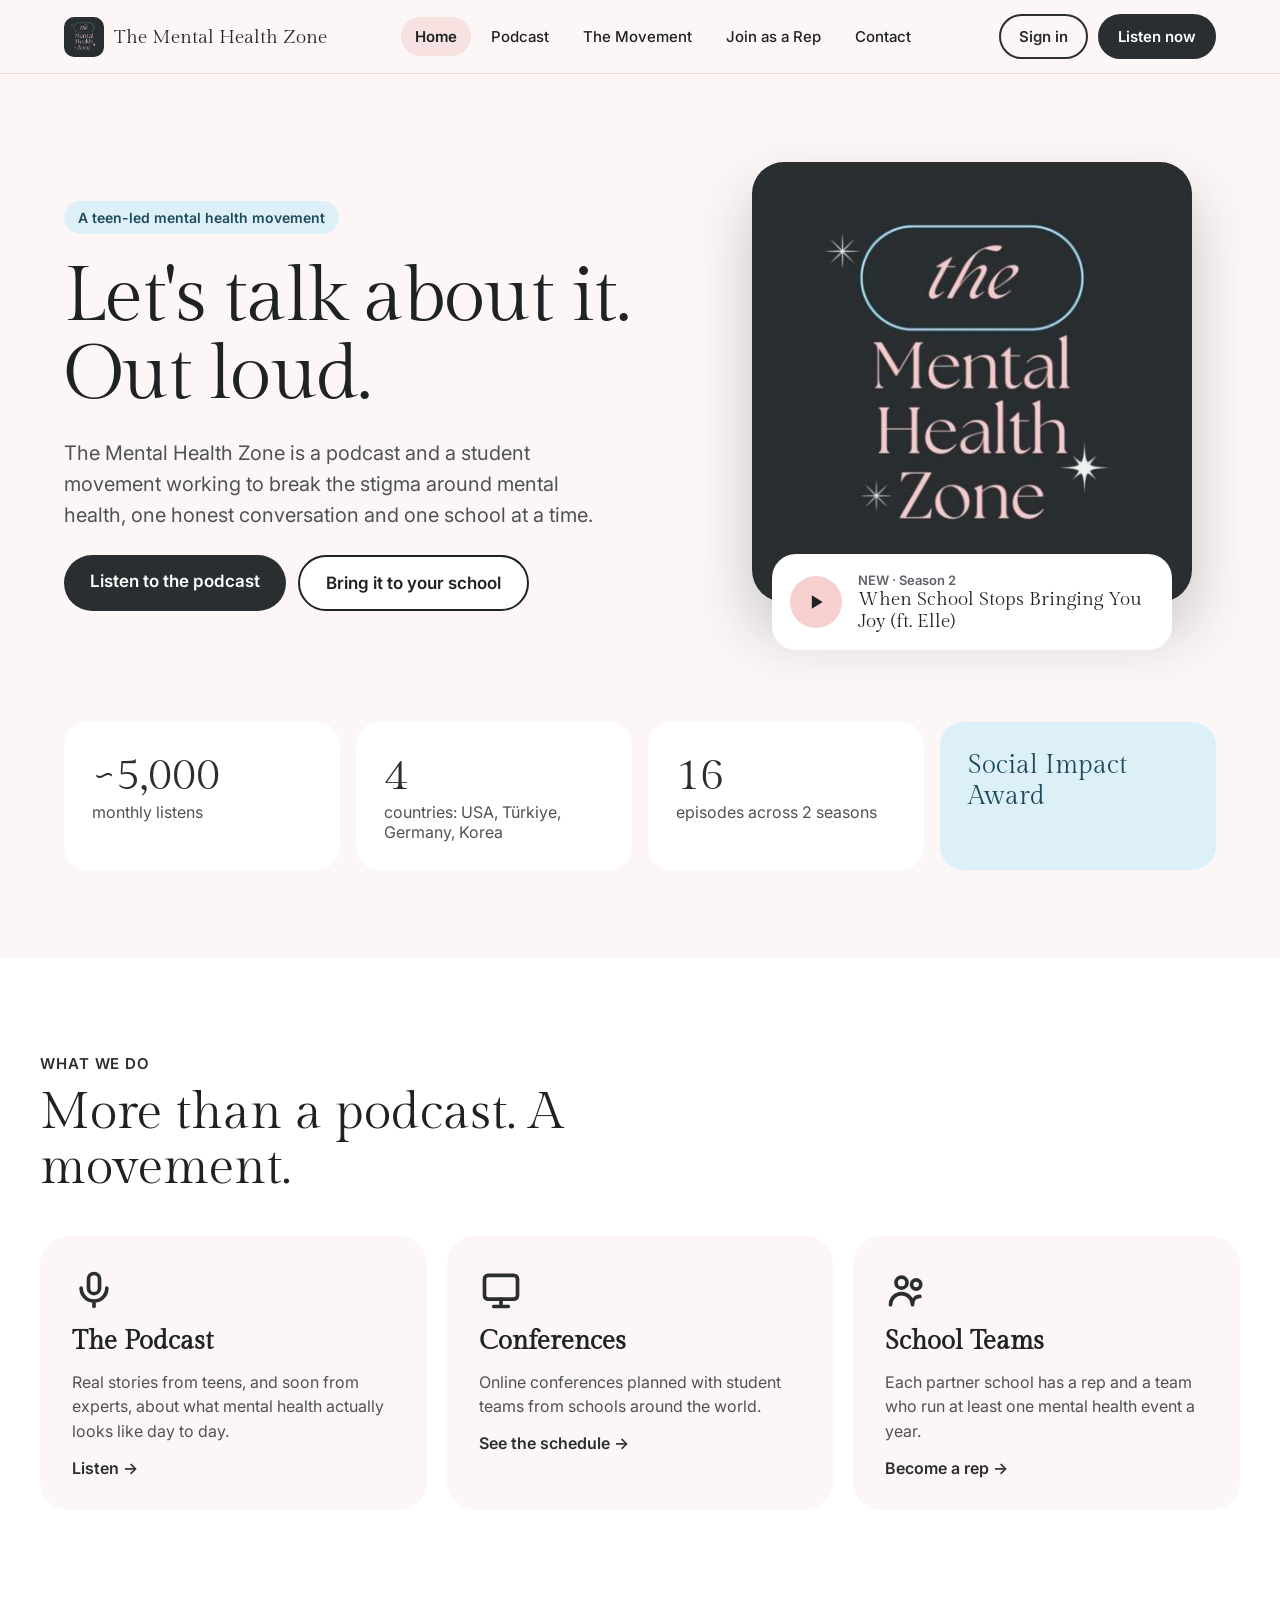
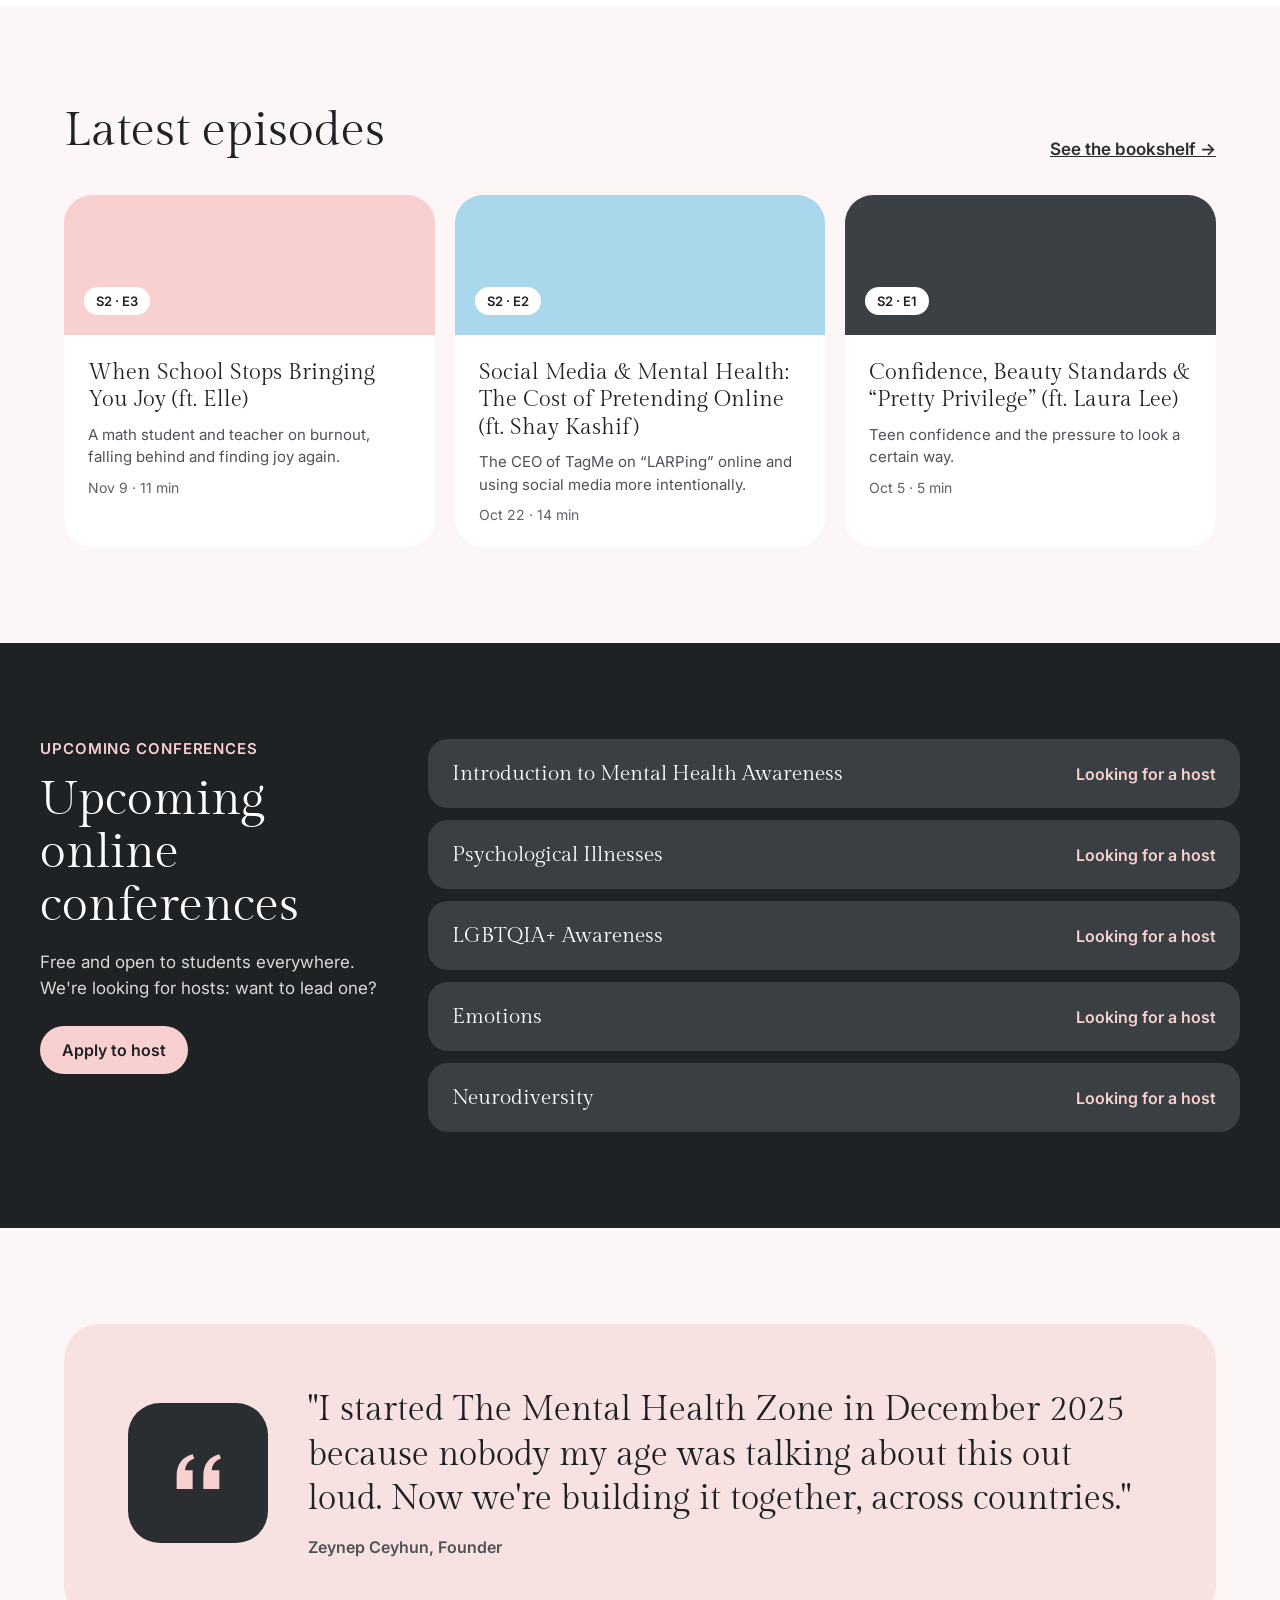
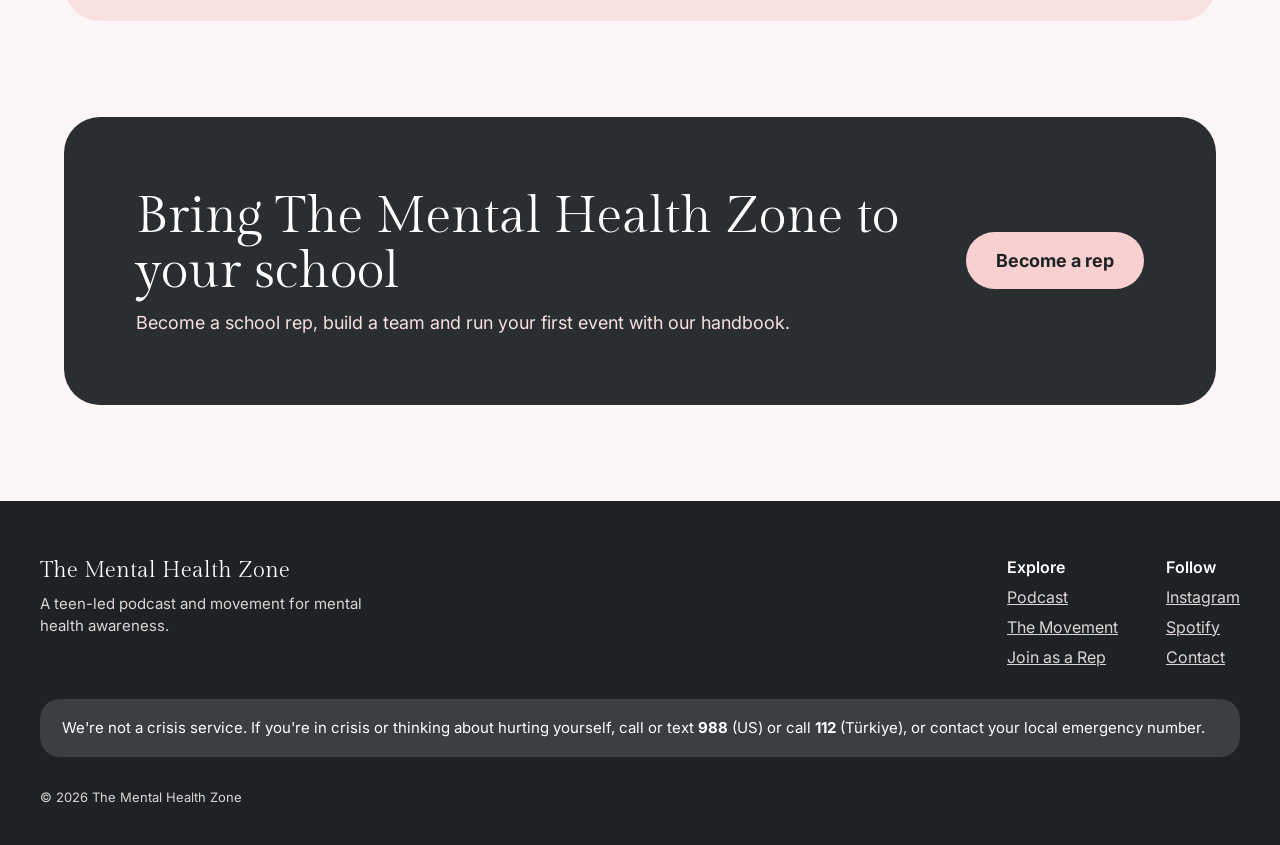
<file: index.html>
<!doctype html>
<html lang="en">
<head>
<meta charset="utf-8">
<meta name="viewport" content="width=device-width, initial-scale=1">
<title>The Mental Health Zone</title>
<meta name="description" content="A teen-led podcast and movement breaking the stigma around mental health, one honest conversation and one school at a time.">
<meta property="og:title" content="The Mental Health Zone">
<meta property="og:description" content="A teen-led podcast and movement breaking the stigma around mental health, one honest conversation and one school at a time.">
<meta property="og:image" content="/images/cover.png">
<link rel="icon" href="/images/cover.png">
<link rel="preconnect" href="https://fonts.googleapis.com">
<link href="https://fonts.googleapis.com/css2?family=Gilda+Display&amp;family=Inter:wght@400;500;600;700&amp;display=swap" rel="stylesheet">
<link rel="stylesheet" href="/css/site.css">
</head>
<body>
<div style="font-family: Inter, system-ui, sans-serif; color: #1F2225; background: #FCF7F6; min-height: 100vh">

<!-- NAV -->
<header style="position: sticky; top: 0; z-index: 10; background: rgba(252,247,246,0.92); backdrop-filter: blur(8px); border-bottom: 1px solid #EFDCDC">
<nav style="max-width: 1200px; margin: 0 auto; padding: 14px 24px; display: flex; flex-wrap: wrap; align-items: center; justify-content: space-between; gap: 16px">
<a href="index.html" style="display: flex; align-items: center; gap: 10px; text-decoration: none; color: #1F2225">
<img src="images/cover.png" alt="" style="width: 40px; height: 40px; border-radius: 10px">
<span style="font-family: 'Gilda Display', serif; font-weight: 400; font-size: 19px">The Mental Health Zone</span>
</a>
<div style="display: flex; flex-wrap: wrap; align-items: center; gap: 6px">
<a href="index.html" style="padding: 10px 14px; border-radius: 999px; text-decoration: none; font-weight: 600; font-size: 15px; color: #1F2225; background: #F8E1E1">Home</a>
<a href="podcast.html" style="padding: 10px 14px; border-radius: 999px; text-decoration: none; font-weight: 500; font-size: 15px; color: #1F2225">Podcast</a>
<a href="movement.html" style="padding: 10px 14px; border-radius: 999px; text-decoration: none; font-weight: 500; font-size: 15px; color: #1F2225">The Movement</a>
<a href="join.html" style="padding: 10px 14px; border-radius: 999px; text-decoration: none; font-weight: 500; font-size: 15px; color: #1F2225">Join as a Rep</a>
<a href="contact.html" style="padding: 10px 14px; border-radius: 999px; text-decoration: none; font-weight: 500; font-size: 15px; color: #1F2225">Contact</a>
</div>
<div style="display: flex; gap: 10px">
<a href="signin.html" style="padding: 11px 18px; border-radius: 999px; text-decoration: none; font-weight: 600; font-size: 15px; color: #2A2E31; border: 2px solid #2A2E31">Sign in</a>
<a href="podcast.html" style="padding: 11px 18px; border-radius: 999px; text-decoration: none; font-weight: 600; font-size: 15px; color: #fff; background: #2A2E31; border: 2px solid #2A2E31">Listen now</a>
</div>
</nav>
</header>

<!-- HERO -->
<section style="max-width: 1200px; margin: 0 auto; padding: 88px 24px 72px; display: flex; flex-wrap: wrap; align-items: center; gap: 56px">
<div style="flex: 1 1 520px; min-width: 0; display: flex; flex-direction: column; gap: 24px">
<span style="align-self: flex-start; padding: 8px 14px; border-radius: 999px; background: #DDF0F8; color: #1F4A5C; font-weight: 600; font-size: 14px">A teen-led mental health movement</span>
<h1 style="margin: 0; font-family: 'Gilda Display', serif; font-weight: 400; font-size: clamp(44px, 6vw, 80px); line-height: 1.02; letter-spacing: -0.02em">Let's talk about it. Out loud.</h1>
<p style="margin: 0; font-size: 20px; line-height: 1.55; color: #4E5257; max-width: 560px">The Mental Health Zone is a podcast and a student movement working to break the stigma around mental health, one honest conversation and one school at a time.</p>
<div style="display: flex; flex-wrap: wrap; gap: 12px">
<a href="podcast.html" style="padding: 16px 26px; border-radius: 999px; background: #2A2E31; color: #fff; text-decoration: none; font-weight: 600; font-size: 17px">Listen to the podcast</a>
<a href="join.html" style="padding: 16px 26px; border-radius: 999px; background: #fff; color: #1F2225; text-decoration: none; font-weight: 600; font-size: 17px; border: 2px solid #1F2225">Bring it to your school</a>
</div>
</div>
<div style="flex: 1 1 400px; min-width: 0; display: flex; justify-content: center">
<div style="position: relative; width: 100%; max-width: 440px; display: flex; flex-direction: column; gap: 16px">
<img src="images/cover.png" alt="The Mental Health Zone podcast cover" style="width: 100%; aspect-ratio: 1 / 1; border-radius: 32px; display: block; box-shadow: 0 30px 60px rgba(42,46,49,0.25)">
<a href="https://open.spotify.com/episode/2zqON4Vh6f7JCobx3ogVFr" style="background: #fff; border-radius: 24px; padding: 18px; display: flex; align-items: center; gap: 16px; text-decoration: none; color: #1F2225; margin: -64px 20px 0; position: relative">
<span style="flex: none; width: 52px; height: 52px; border-radius: 999px; background: #F8D0D0; display: flex; align-items: center; justify-content: center"><svg width="20" height="20" viewBox="0 0 24 24" aria-hidden="true"><path d="M7 4l13 8-13 8z" fill="#1F2225"></path></svg></span>
<span style="min-width: 0; display: flex; flex-direction: column"><span style="font-size: 13px; font-weight: 600; color: #5E6268">NEW · Season 2</span><span style="font-family: 'Gilda Display', serif; font-size: 19px">When School Stops Bringing You Joy (ft. Elle)</span></span>
</a>
</div>
</div>
</section>

<!-- STATS -->
<section style="max-width: 1200px; margin: 0 auto; padding: 0 24px 88px">
<div style="display: grid; grid-template-columns: repeat(auto-fit, minmax(220px, 1fr)); gap: 16px">
<div style="background: #fff; border-radius: 24px; padding: 28px"><div style="font-family: 'Gilda Display', serif; font-weight: 400; font-size: 44px; color: #2A2E31">~5,000</div><div style="color: #4E5257; font-size: 16px">monthly listens</div></div>
<div style="background: #fff; border-radius: 24px; padding: 28px"><div style="font-family: 'Gilda Display', serif; font-weight: 400; font-size: 44px; color: #2A2E31">4</div><div style="color: #4E5257; font-size: 16px">countries: USA, Türkiye, Germany, Korea</div></div>
<div style="background: #fff; border-radius: 24px; padding: 28px"><div style="font-family: 'Gilda Display', serif; font-weight: 400; font-size: 44px; color: #2A2E31">16</div><div style="color: #4E5257; font-size: 16px">episodes across 2 seasons</div></div>
<div style="background: #DDF0F8; border-radius: 24px; padding: 28px"><div style="font-family: 'Gilda Display', serif; font-weight: 400; font-size: 26px; color: #1F4A5C; line-height: 1.2">Social Impact Award</div></div>
</div>
</section>

<!-- WHAT WE DO -->
<section style="background: #fff; padding: 96px 24px">
<div style="max-width: 1200px; margin: 0 auto; display: flex; flex-direction: column; gap: 40px">
<div style="display: flex; flex-direction: column; gap: 12px; max-width: 680px">
<span style="font-weight: 600; color: #2A2E31; font-size: 15px; letter-spacing: 0.06em">WHAT WE DO</span>
<h2 style="margin: 0; font-family: 'Gilda Display', serif; font-weight: 400; font-size: clamp(34px, 4vw, 52px); line-height: 1.08">More than a podcast. A movement.</h2>
</div>
<div style="display: grid; grid-template-columns: repeat(auto-fit, minmax(280px, 1fr)); gap: 20px">
<a href="podcast.html" style="text-decoration: none; color: #1F2225; background: #FCF7F6; border-radius: 28px; padding: 32px; display: flex; flex-direction: column; gap: 14px">
<svg width="44" height="44" viewBox="0 0 24 24" fill="none" stroke="#2A2E31" stroke-width="2" stroke-linecap="round" aria-hidden="true"><rect x="9" y="3" width="6" height="11" rx="3"></rect><path d="M5 11a7 7 0 0 0 14 0M12 18v3"></path></svg>
<h3 style="margin: 0; font-family: 'Gilda Display', serif; font-size: 26px">The Podcast</h3>
<p style="margin: 0; color: #4E5257; line-height: 1.55; font-size: 16px">Real stories from teens, and soon from experts, about what mental health actually looks like day to day.</p>
<span style="font-weight: 600; color: #2A2E31">Listen →</span>
</a>
<a href="movement.html" style="text-decoration: none; color: #1F2225; background: #FCF7F6; border-radius: 28px; padding: 32px; display: flex; flex-direction: column; gap: 14px">
<svg width="44" height="44" viewBox="0 0 24 24" fill="none" stroke="#2A2E31" stroke-width="2" stroke-linecap="round" aria-hidden="true"><rect x="3" y="4" width="18" height="13" rx="2"></rect><path d="M8 21h8M12 17v4"></path></svg>
<h3 style="margin: 0; font-family: 'Gilda Display', serif; font-size: 26px">Conferences</h3>
<p style="margin: 0; color: #4E5257; line-height: 1.55; font-size: 16px">Online conferences planned with student teams from schools around the world.</p>
<span style="font-weight: 600; color: #2A2E31">See the schedule →</span>
</a>
<a href="join.html" style="text-decoration: none; color: #1F2225; background: #FCF7F6; border-radius: 28px; padding: 32px; display: flex; flex-direction: column; gap: 14px">
<svg width="44" height="44" viewBox="0 0 24 24" fill="none" stroke="#2A2E31" stroke-width="2" stroke-linecap="round" aria-hidden="true"><circle cx="9" cy="8" r="3"></circle><circle cx="17" cy="9" r="2.5"></circle><path d="M3 20c0-3.3 2.7-6 6-6s6 2.7 6 6M15 20c0-2.5 1.5-4.5 4-4.5"></path></svg>
<h3 style="margin: 0; font-family: 'Gilda Display', serif; font-size: 26px">School Teams</h3>
<p style="margin: 0; color: #4E5257; line-height: 1.55; font-size: 16px">Each partner school has a rep and a team who run at least one mental health event a year.</p>
<span style="font-weight: 600; color: #2A2E31">Become a rep →</span>
</a>
</div>
</div>
</section>

<!-- LATEST EPISODES -->
<section style="max-width: 1200px; margin: 0 auto; padding: 96px 24px; display: flex; flex-direction: column; gap: 36px">
<div style="display: flex; flex-wrap: wrap; justify-content: space-between; align-items: flex-end; gap: 16px">
<h2 style="margin: 0; font-family: 'Gilda Display', serif; font-weight: 400; font-size: clamp(32px, 4vw, 48px)">Latest episodes</h2>
<a href="podcast.html" style="font-weight: 600; font-size: 17px">See the bookshelf →</a>
</div>
<div style="display: grid; grid-template-columns: repeat(auto-fit, minmax(280px, 1fr)); gap: 20px">
<a href="https://open.spotify.com/episode/2zqON4Vh6f7JCobx3ogVFr" style="text-decoration: none; color: #1F2225; background: #fff; border-radius: 28px; overflow: hidden; display: flex; flex-direction: column">
<div style="height: 140px; background: #F8D0D0; display: flex; align-items: flex-end; padding: 20px; box-sizing: border-box"><span style="background: #fff; border-radius: 999px; padding: 6px 12px; font-size: 13px; font-weight: 600">S2 · E3</span></div>
<div style="padding: 24px; display: flex; flex-direction: column; gap: 10px">
<h3 style="margin: 0; font-family: 'Gilda Display', serif; font-weight: 400; font-size: 22px; line-height: 1.25">When School Stops Bringing You Joy (ft. Elle)</h3>
<p style="margin: 0; color: #4E5257; font-size: 15px; line-height: 1.5">A math student and teacher on burnout, falling behind and finding joy again.</p>
<span style="font-size: 14px; color: #5E6268">Nov 9 · 11 min</span>
</div>
</a>
<a href="https://open.spotify.com/episode/5lVkW0JrHskaKUPsb4F5lq" style="text-decoration: none; color: #1F2225; background: #fff; border-radius: 28px; overflow: hidden; display: flex; flex-direction: column">
<div style="height: 140px; background: #A9D8EC; display: flex; align-items: flex-end; padding: 20px; box-sizing: border-box"><span style="background: #fff; border-radius: 999px; padding: 6px 12px; font-size: 13px; font-weight: 600">S2 · E2</span></div>
<div style="padding: 24px; display: flex; flex-direction: column; gap: 10px">
<h3 style="margin: 0; font-family: 'Gilda Display', serif; font-weight: 400; font-size: 22px; line-height: 1.25">Social Media &amp; Mental Health: The Cost of Pretending Online (ft. Shay Kashif)</h3>
<p style="margin: 0; color: #4E5257; font-size: 15px; line-height: 1.5">The CEO of TagMe on “LARPing” online and using social media more intentionally.</p>
<span style="font-size: 14px; color: #5E6268">Oct 22 · 14 min</span>
</div>
</a>
<a href="https://open.spotify.com/episode/6lxJQVXsJXEXVxhLDqax06" style="text-decoration: none; color: #1F2225; background: #fff; border-radius: 28px; overflow: hidden; display: flex; flex-direction: column">
<div style="height: 140px; background: #3B4045; display: flex; align-items: flex-end; padding: 20px; box-sizing: border-box"><span style="background: #fff; border-radius: 999px; padding: 6px 12px; font-size: 13px; font-weight: 600">S2 · E1</span></div>
<div style="padding: 24px; display: flex; flex-direction: column; gap: 10px">
<h3 style="margin: 0; font-family: 'Gilda Display', serif; font-weight: 400; font-size: 22px; line-height: 1.25">Confidence, Beauty Standards &amp; “Pretty Privilege” (ft. Laura Lee)</h3>
<p style="margin: 0; color: #4E5257; font-size: 15px; line-height: 1.5">Teen confidence and the pressure to look a certain way.</p>
<span style="font-size: 14px; color: #5E6268">Oct 5 · 5 min</span>
</div>
</a>
</div>
</section>

<!-- CONFERENCES -->
<section style="background: #1F2225; color: #fff; padding: 96px 24px">
<div style="max-width: 1200px; margin: 0 auto; display: flex; flex-wrap: wrap; gap: 48px">
<div style="flex: 1 1 340px; display: flex; flex-direction: column; gap: 16px">
<span style="font-weight: 600; color: #F8D0D0; font-size: 15px; letter-spacing: 0.06em">UPCOMING CONFERENCES</span>
<h2 style="margin: 0; font-family: 'Gilda Display', serif; font-weight: 400; font-size: clamp(32px, 4vw, 48px); line-height: 1.1">Upcoming online conferences</h2>
<p style="margin: 0; color: #DCD6D6; font-size: 17px; line-height: 1.55">Free and open to students everywhere. We're looking for hosts: want to lead one?</p>
<a href="movement.html#host" style="align-self: flex-start; margin-top: 8px; padding: 14px 22px; border-radius: 999px; background: #F8D0D0; color: #1F2225; text-decoration: none; font-weight: 600">Apply to host</a>
</div>
<div style="flex: 999 1 560px; min-width: 0; display: flex; flex-direction: column; gap: 12px">
<div style="display: flex; flex-wrap: wrap; justify-content: space-between; align-items: center; gap: 12px; padding: 22px 24px; border-radius: 20px; background: #3A3F43"><span style="font-family: 'Gilda Display', serif; font-size: 21px; font-weight: 400">Introduction to Mental Health Awareness</span><span style="color: #F8D0D0; font-weight: 600">Looking for a host</span></div>
<div style="display: flex; flex-wrap: wrap; justify-content: space-between; align-items: center; gap: 12px; padding: 22px 24px; border-radius: 20px; background: #3A3F43"><span style="font-family: 'Gilda Display', serif; font-size: 21px; font-weight: 400">Psychological Illnesses</span><span style="color: #F8D0D0; font-weight: 600">Looking for a host</span></div>
<div style="display: flex; flex-wrap: wrap; justify-content: space-between; align-items: center; gap: 12px; padding: 22px 24px; border-radius: 20px; background: #3A3F43"><span style="font-family: 'Gilda Display', serif; font-size: 21px; font-weight: 400">LGBTQIA+ Awareness</span><span style="color: #F8D0D0; font-weight: 600">Looking for a host</span></div>
<div style="display: flex; flex-wrap: wrap; justify-content: space-between; align-items: center; gap: 12px; padding: 22px 24px; border-radius: 20px; background: #3A3F43"><span style="font-family: 'Gilda Display', serif; font-size: 21px; font-weight: 400">Emotions</span><span style="color: #F8D0D0; font-weight: 600">Looking for a host</span></div>
<div style="display: flex; flex-wrap: wrap; justify-content: space-between; align-items: center; gap: 12px; padding: 22px 24px; border-radius: 20px; background: #3A3F43"><span style="font-family: 'Gilda Display', serif; font-size: 21px; font-weight: 400">Neurodiversity</span><span style="color: #F8D0D0; font-weight: 600">Looking for a host</span></div>
</div>
</div>
</section>

<!-- FOUNDER -->
<section style="max-width: 1200px; margin: 0 auto; padding: 96px 24px">
<div style="background: #F8E1E1; border-radius: 36px; padding: clamp(32px, 5vw, 64px); display: flex; flex-wrap: wrap; gap: 40px; align-items: center">
<div style="flex: none; width: 140px; height: 140px; border-radius: 32px; background: #2A2E31; display: flex; align-items: center; justify-content: center"><svg width="64" height="64" viewBox="0 0 24 24" aria-hidden="true"><path d="M4 18v-5c0-4 2-7 6-8l.6 1.6C8.2 7.5 7.2 9.3 7.2 11H10v7zm10 0v-5c0-4 2-7 6-8l.6 1.6c-2.4.9-3.4 2.7-3.4 4.4H20v7z" fill="#F8D0D0"></path></svg></div>
<div style="flex: 1 1 420px; min-width: 0; display: flex; flex-direction: column; gap: 16px">
<p style="margin: 0; font-family: 'Gilda Display', serif; font-weight: 400; font-size: clamp(24px, 3vw, 34px); line-height: 1.3">"I started The Mental Health Zone in December 2025 because nobody my age was talking about this out loud. Now we're building it together, across countries."</p>
<span style="font-weight: 600; color: #4E5257">Zeynep Ceyhun, Founder</span>
</div>
</div>
</section>

<!-- CTA -->
<section style="max-width: 1200px; margin: 0 auto; padding: 0 24px 96px">
<div style="background: #2A2E31; color: #fff; border-radius: 36px; padding: clamp(36px, 6vw, 72px); display: flex; flex-wrap: wrap; justify-content: space-between; align-items: center; gap: 28px">
<div style="flex: 1 1 420px; display: flex; flex-direction: column; gap: 12px">
<h2 style="margin: 0; font-family: 'Gilda Display', serif; font-weight: 400; font-size: clamp(32px, 4vw, 52px); line-height: 1.08">Bring The Mental Health Zone to your school</h2>
<p style="margin: 0; font-size: 18px; color: #F8E1E1">Become a school rep, build a team and run your first event with our handbook.</p>
</div>
<a href="join.html" style="padding: 18px 30px; border-radius: 999px; background: #F8D0D0; color: #1F2225; text-decoration: none; font-weight: 700; font-size: 18px">Become a rep</a>
</div>
</section>

<!-- FOOTER -->
<footer style="background: #1F2225; color: #DCD6D6; padding: 56px 24px 40px">
<div style="max-width: 1200px; margin: 0 auto; display: flex; flex-direction: column; gap: 32px">
<div style="display: flex; flex-wrap: wrap; justify-content: space-between; gap: 32px">
<div style="display: flex; flex-direction: column; gap: 10px; max-width: 360px">
<span style="font-family: 'Gilda Display', serif; font-weight: 400; font-size: 22px; color: #fff">The Mental Health Zone</span>
<span style="font-size: 15px; line-height: 1.5">A teen-led podcast and movement for mental health awareness.</span>
</div>
<div style="display: flex; flex-wrap: wrap; gap: 48px">
<div style="display: flex; flex-direction: column; gap: 10px"><span style="color: #fff; font-weight: 600">Explore</span><a href="podcast.html" style="color: #DCD6D6">Podcast</a><a href="movement.html" style="color: #DCD6D6">The Movement</a><a href="join.html" style="color: #DCD6D6">Join as a Rep</a></div>
<div style="display: flex; flex-direction: column; gap: 10px"><span style="color: #fff; font-weight: 600">Follow</span><a href="https://instagram.com/the_mental_healthzone" style="color: #DCD6D6">Instagram</a><a href="https://open.spotify.com/show/6nE7zMTQKaJQdRrWRktqjY" style="color: #DCD6D6">Spotify</a><a href="contact.html" style="color: #DCD6D6">Contact</a></div>
</div>
</div>
<div style="border-radius: 20px; background: #3A3F43; padding: 18px 22px; font-size: 15px; line-height: 1.5; color: #fff">We're not a crisis service. If you're in crisis or thinking about hurting yourself, call or text <strong>988</strong> (US) or call <strong>112</strong> (Türkiye), or contact your local emergency number.</div>
<span style="font-size: 13px">© 2026 The Mental Health Zone</span>
</div>
</footer>

</div>
</body>
</html>
</file>
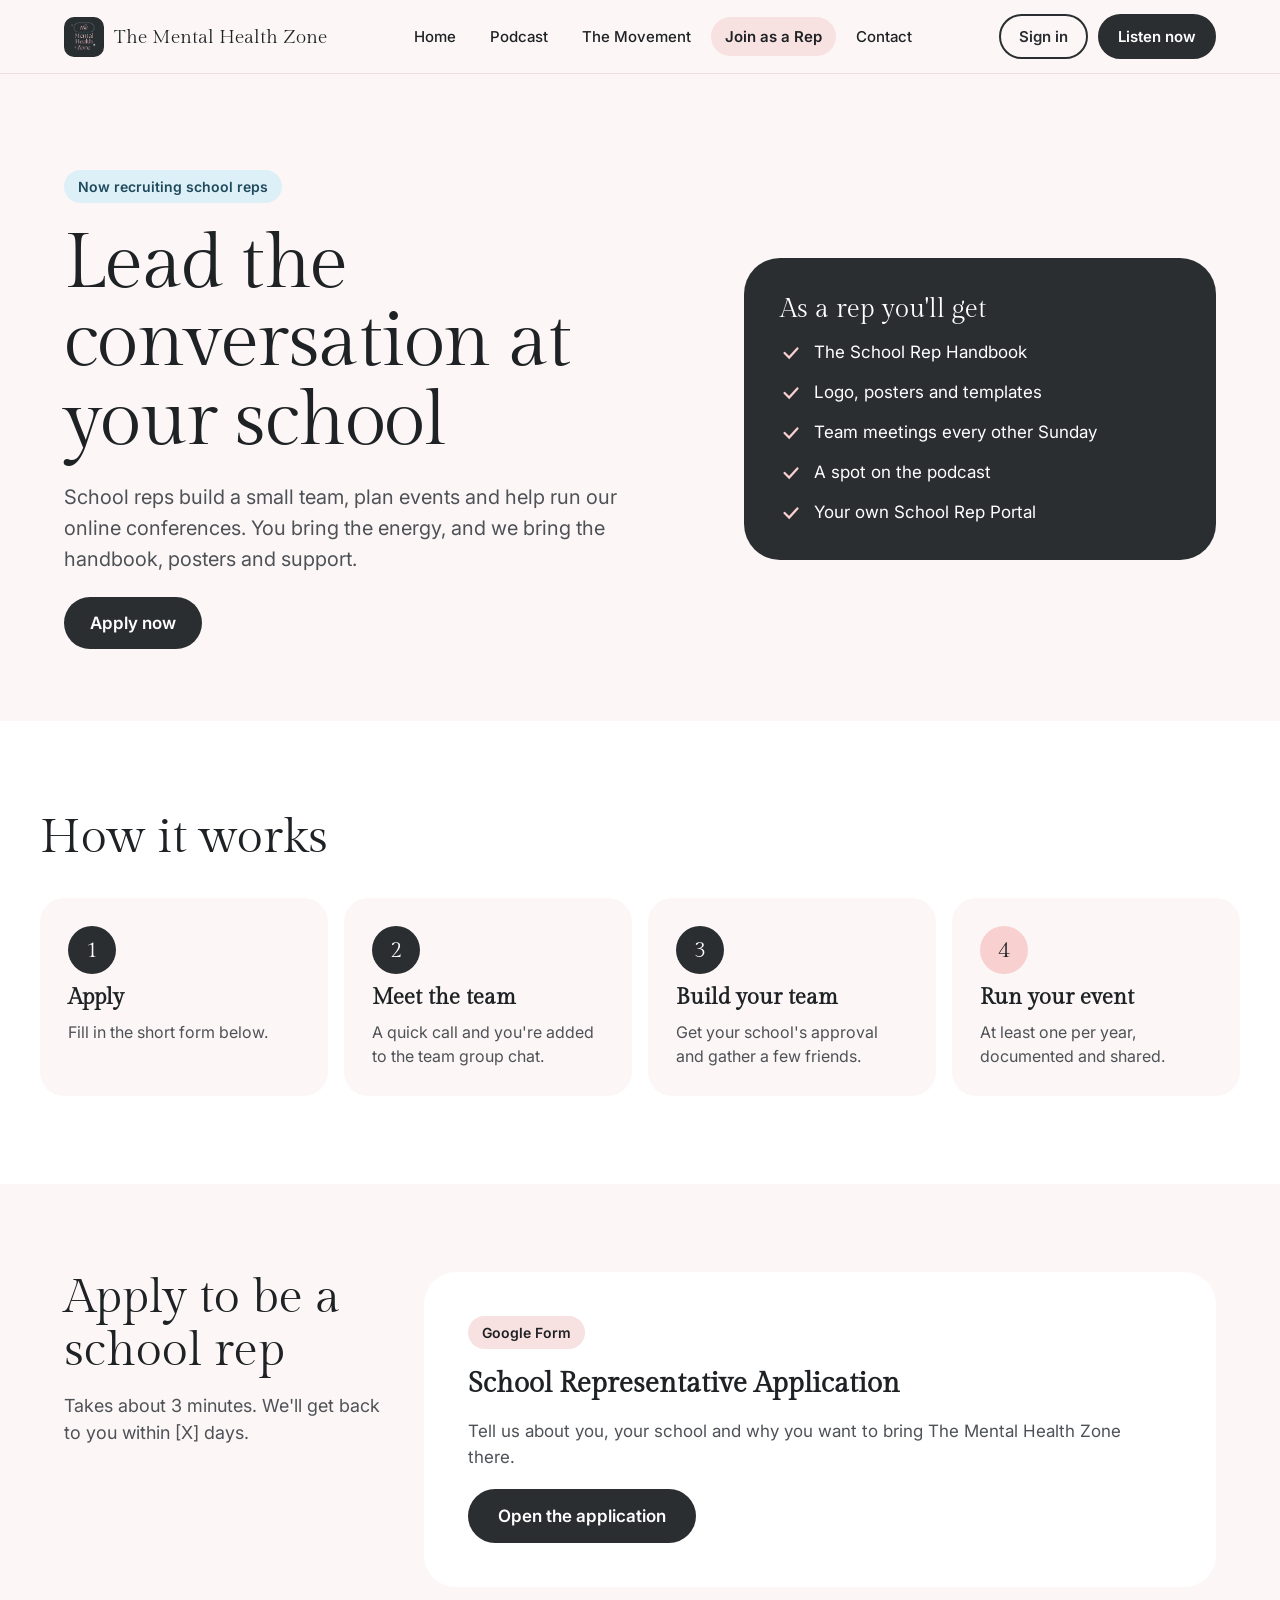
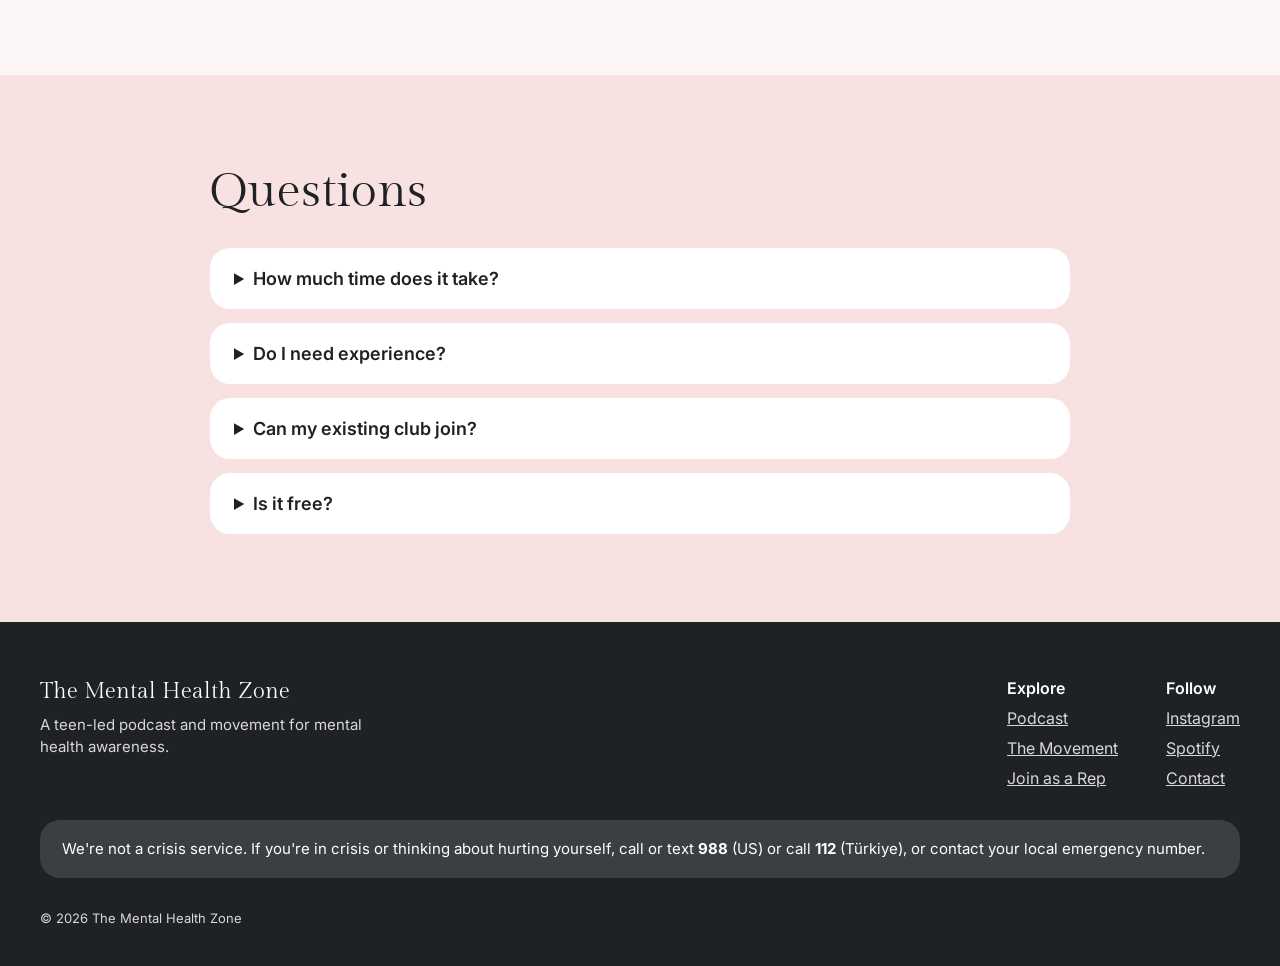
<file: join.html>
<!doctype html>
<html lang="en">
<head>
<meta charset="utf-8">
<meta name="viewport" content="width=device-width, initial-scale=1">
<title>Join as a School Rep · The Mental Health Zone</title>
<meta name="description" content="A teen-led podcast and movement breaking the stigma around mental health, one honest conversation and one school at a time.">
<meta property="og:title" content="Join as a School Rep · The Mental Health Zone">
<meta property="og:description" content="A teen-led podcast and movement breaking the stigma around mental health, one honest conversation and one school at a time.">
<meta property="og:image" content="/images/cover.png">
<link rel="icon" href="/images/cover.png">
<link rel="preconnect" href="https://fonts.googleapis.com">
<link href="https://fonts.googleapis.com/css2?family=Gilda+Display&amp;family=Inter:wght@400;500;600;700&amp;display=swap" rel="stylesheet">
<link rel="stylesheet" href="/css/site.css">
</head>
<body>
<div style="font-family: Inter, system-ui, sans-serif; color: #1F2225; background: #FCF7F6; min-height: 100vh">

<header style="position: sticky; top: 0; z-index: 10; background: rgba(252,247,246,0.92); backdrop-filter: blur(8px); border-bottom: 1px solid #EFDCDC">
<nav style="max-width: 1200px; margin: 0 auto; padding: 14px 24px; display: flex; flex-wrap: wrap; align-items: center; justify-content: space-between; gap: 16px">
<a href="index.html" style="display: flex; align-items: center; gap: 10px; text-decoration: none; color: #1F2225">
<img src="images/cover.png" alt="" style="width: 40px; height: 40px; border-radius: 10px">
<span style="font-family: 'Gilda Display', serif; font-weight: 400; font-size: 19px">The Mental Health Zone</span>
</a>
<div style="display: flex; flex-wrap: wrap; align-items: center; gap: 6px">
<a href="index.html" style="padding: 10px 14px; border-radius: 999px; text-decoration: none; font-weight: 500; font-size: 15px; color: #1F2225">Home</a>
<a href="podcast.html" style="padding: 10px 14px; border-radius: 999px; text-decoration: none; font-weight: 500; font-size: 15px; color: #1F2225">Podcast</a>
<a href="movement.html" style="padding: 10px 14px; border-radius: 999px; text-decoration: none; font-weight: 500; font-size: 15px; color: #1F2225">The Movement</a>
<a href="join.html" style="padding: 10px 14px; border-radius: 999px; text-decoration: none; font-weight: 600; font-size: 15px; color: #1F2225; background: #F8E1E1">Join as a Rep</a>
<a href="contact.html" style="padding: 10px 14px; border-radius: 999px; text-decoration: none; font-weight: 500; font-size: 15px; color: #1F2225">Contact</a>
</div>
<div style="display: flex; gap: 10px">
<a href="signin.html" style="padding: 11px 18px; border-radius: 999px; text-decoration: none; font-weight: 600; font-size: 15px; color: #2A2E31; border: 2px solid #2A2E31">Sign in</a>
<a href="podcast.html" style="padding: 11px 18px; border-radius: 999px; text-decoration: none; font-weight: 600; font-size: 15px; color: #fff; background: #2A2E31; border: 2px solid #2A2E31">Listen now</a>
</div>
</nav>
</header>

<!-- HERO -->
<section style="max-width: 1200px; margin: 0 auto; padding: 96px 24px 72px; display: flex; flex-wrap: wrap; gap: 48px; align-items: center">
<div style="flex: 1 1 520px; min-width: 0; display: flex; flex-direction: column; gap: 22px">
<span style="align-self: flex-start; padding: 8px 14px; border-radius: 999px; background: #DDF0F8; color: #1F4A5C; font-weight: 600; font-size: 14px">Now recruiting school reps</span>
<h1 style="margin: 0; font-family: 'Gilda Display', serif; font-weight: 400; font-size: clamp(44px, 6vw, 80px); line-height: 1.02; letter-spacing: -0.02em">Lead the conversation at your school</h1>
<p style="margin: 0; font-size: 20px; line-height: 1.55; color: #4E5257; max-width: 580px">School reps build a small team, plan events and help run our online conferences. You bring the energy, and we bring the handbook, posters and support.</p>
<a href="https://docs.google.com/forms/d/12TDPlQpAJj0wYfFUtA0845kRGB5TRq7pK8W068lGnr4/viewform" style="align-self: flex-start; padding: 16px 26px; border-radius: 999px; background: #2A2E31; color: #fff; text-decoration: none; font-weight: 600; font-size: 17px">Apply now</a>
</div>
<div style="flex: 1 1 360px; min-width: 0; background: #2A2E31; color: #fff; border-radius: 36px; padding: 36px; display: flex; flex-direction: column; gap: 18px">
<span style="font-family: 'Gilda Display', serif; font-weight: 400; font-size: 26px">As a rep you'll get</span>
<div style="display: flex; gap: 12px; align-items: flex-start"><svg width="22" height="22" viewBox="0 0 24 24" fill="none" stroke="#F8D0D0" stroke-width="2.5" stroke-linecap="round" aria-hidden="true"><path d="M5 12l5 5 9-10"></path></svg><span style="font-size: 17px">The School Rep Handbook</span></div>
<div style="display: flex; gap: 12px; align-items: flex-start"><svg width="22" height="22" viewBox="0 0 24 24" fill="none" stroke="#F8D0D0" stroke-width="2.5" stroke-linecap="round" aria-hidden="true"><path d="M5 12l5 5 9-10"></path></svg><span style="font-size: 17px">Logo, posters and templates</span></div>
<div style="display: flex; gap: 12px; align-items: flex-start"><svg width="22" height="22" viewBox="0 0 24 24" fill="none" stroke="#F8D0D0" stroke-width="2.5" stroke-linecap="round" aria-hidden="true"><path d="M5 12l5 5 9-10"></path></svg><span style="font-size: 17px">Team meetings every other Sunday</span></div>
<div style="display: flex; gap: 12px; align-items: flex-start"><svg width="22" height="22" viewBox="0 0 24 24" fill="none" stroke="#F8D0D0" stroke-width="2.5" stroke-linecap="round" aria-hidden="true"><path d="M5 12l5 5 9-10"></path></svg><span style="font-size: 17px">A spot on the podcast</span></div>
<div style="display: flex; gap: 12px; align-items: flex-start"><svg width="22" height="22" viewBox="0 0 24 24" fill="none" stroke="#F8D0D0" stroke-width="2.5" stroke-linecap="round" aria-hidden="true"><path d="M5 12l5 5 9-10"></path></svg><span style="font-size: 17px">Your own School Rep Portal</span></div>
</div>
</section>

<!-- STEPS -->
<section style="background: #fff; padding: 88px 24px">
<div style="max-width: 1200px; margin: 0 auto; display: flex; flex-direction: column; gap: 32px">
<h2 style="margin: 0; font-family: 'Gilda Display', serif; font-weight: 400; font-size: clamp(32px, 4vw, 48px)">How it works</h2>
<div style="display: grid; grid-template-columns: repeat(auto-fit, minmax(240px, 1fr)); gap: 16px">
<div style="background: #FCF7F6; border-radius: 24px; padding: 28px; display: flex; flex-direction: column; gap: 10px"><span style="width: 48px; height: 48px; border-radius: 999px; background: #2A2E31; color: #fff; display: flex; align-items: center; justify-content: center; font-family: 'Gilda Display', serif; font-weight: 400; font-size: 22px">1</span><h3 style="margin: 0; font-family: 'Gilda Display', serif; font-size: 22px">Apply</h3><p style="margin: 0; color: #4E5257; line-height: 1.5">Fill in the short form below.</p></div>
<div style="background: #FCF7F6; border-radius: 24px; padding: 28px; display: flex; flex-direction: column; gap: 10px"><span style="width: 48px; height: 48px; border-radius: 999px; background: #2A2E31; color: #fff; display: flex; align-items: center; justify-content: center; font-family: 'Gilda Display', serif; font-weight: 400; font-size: 22px">2</span><h3 style="margin: 0; font-family: 'Gilda Display', serif; font-size: 22px">Meet the team</h3><p style="margin: 0; color: #4E5257; line-height: 1.5">A quick call and you're added to the team group chat.</p></div>
<div style="background: #FCF7F6; border-radius: 24px; padding: 28px; display: flex; flex-direction: column; gap: 10px"><span style="width: 48px; height: 48px; border-radius: 999px; background: #2A2E31; color: #fff; display: flex; align-items: center; justify-content: center; font-family: 'Gilda Display', serif; font-weight: 400; font-size: 22px">3</span><h3 style="margin: 0; font-family: 'Gilda Display', serif; font-size: 22px">Build your team</h3><p style="margin: 0; color: #4E5257; line-height: 1.5">Get your school's approval and gather a few friends.</p></div>
<div style="background: #FCF7F6; border-radius: 24px; padding: 28px; display: flex; flex-direction: column; gap: 10px"><span style="width: 48px; height: 48px; border-radius: 999px; background: #F8D0D0; color: #1F2225; display: flex; align-items: center; justify-content: center; font-family: 'Gilda Display', serif; font-weight: 400; font-size: 22px">4</span><h3 style="margin: 0; font-family: 'Gilda Display', serif; font-size: 22px">Run your event</h3><p style="margin: 0; color: #4E5257; line-height: 1.5">At least one per year, documented and shared.</p></div>
</div>
</div>
</section>

<!-- APPLY FORM -->
<section id="apply" style="max-width: 1200px; margin: 0 auto; padding: 88px 24px">
<div style="display: flex; flex-wrap: wrap; gap: 40px">
<div style="flex: 1 1 320px; display: flex; flex-direction: column; gap: 14px">
<h2 style="margin: 0; font-family: 'Gilda Display', serif; font-weight: 400; font-size: clamp(32px, 4vw, 48px); line-height: 1.1">Apply to be a school rep</h2>
<p style="margin: 0; color: #4E5257; font-size: 18px; line-height: 1.55">Takes about 3 minutes. We'll get back to you within [X] days.</p>
</div>
<div style="flex: 999 1 560px; min-width: 0; background: #fff; border-radius: 32px; padding: clamp(24px, 4vw, 44px); display: flex; flex-direction: column; gap: 18px; align-items: flex-start">
<span style="padding: 8px 14px; border-radius: 999px; background: #F8E1E1; font-weight: 600; font-size: 14px">Google Form</span>
<h3 style="margin: 0; font-family: 'Gilda Display', serif; font-size: 28px">School Representative Application</h3>
<p style="margin: 0; color: #4E5257; font-size: 17px; line-height: 1.55">Tell us about you, your school and why you want to bring The Mental Health Zone there.</p>
<a href="https://docs.google.com/forms/d/12TDPlQpAJj0wYfFUtA0845kRGB5TRq7pK8W068lGnr4/viewform" style="height: 54px; padding: 0 30px; border-radius: 999px; background: #2A2E31; color: #fff; text-decoration: none; font-weight: 600; font-size: 17px; display: flex; align-items: center">Open the application</a>
</div>
</div>
</section>

<!-- FAQ -->
<section style="background: #F8E1E1; padding: 88px 24px">
<div style="max-width: 860px; margin: 0 auto; display: flex; flex-direction: column; gap: 14px">
<h2 style="margin: 0 0 14px; font-family: 'Gilda Display', serif; font-weight: 400; font-size: clamp(32px, 4vw, 48px)">Questions</h2>
<details style="background: #fff; border-radius: 20px; padding: 20px 24px"><summary style="font-weight: 600; font-size: 18px; cursor: pointer">How much time does it take?</summary><p style="margin: 12px 0 0; color: #4E5257; line-height: 1.55">It's up to you. You only need to run one activity a year, and bringing it to your school is easy. A short activity can take less than 15 minutes a week. If you want to put in more effort, it can be about an hour a week. It depends on how much you want to impact your community.</p></details>
<details style="background: #fff; border-radius: 20px; padding: 20px 24px"><summary style="font-weight: 600; font-size: 18px; cursor: pointer">Do I need experience?</summary><p style="margin: 12px 0 0; color: #4E5257; line-height: 1.55">No. You don't need any experience.</p></details>
<details style="background: #fff; border-radius: 20px; padding: 20px 24px"><summary style="font-weight: 600; font-size: 18px; cursor: pointer">Can my existing club join?</summary><p style="margin: 12px 0 0; color: #4E5257; line-height: 1.55">Yes! We highly encourage it.</p></details>
<details style="background: #fff; border-radius: 20px; padding: 20px 24px"><summary style="font-weight: 600; font-size: 18px; cursor: pointer">Is it free?</summary><p style="margin: 12px 0 0; color: #4E5257; line-height: 1.55">It's completely free. You don't need to pay anything. We're a nonprofit-style student project.</p></details>
</div>
</section>

<footer style="background: #1F2225; color: #DCD6D6; padding: 56px 24px 40px">
<div style="max-width: 1200px; margin: 0 auto; display: flex; flex-direction: column; gap: 32px">
<div style="display: flex; flex-wrap: wrap; justify-content: space-between; gap: 32px">
<div style="display: flex; flex-direction: column; gap: 10px; max-width: 360px">
<span style="font-family: 'Gilda Display', serif; font-weight: 400; font-size: 22px; color: #fff">The Mental Health Zone</span>
<span style="font-size: 15px; line-height: 1.5">A teen-led podcast and movement for mental health awareness.</span>
</div>
<div style="display: flex; flex-wrap: wrap; gap: 48px">
<div style="display: flex; flex-direction: column; gap: 10px"><span style="color: #fff; font-weight: 600">Explore</span><a href="podcast.html" style="color: #DCD6D6">Podcast</a><a href="movement.html" style="color: #DCD6D6">The Movement</a><a href="join.html" style="color: #DCD6D6">Join as a Rep</a></div>
<div style="display: flex; flex-direction: column; gap: 10px"><span style="color: #fff; font-weight: 600">Follow</span><a href="https://instagram.com/the_mental_healthzone" style="color: #DCD6D6">Instagram</a><a href="https://open.spotify.com/show/6nE7zMTQKaJQdRrWRktqjY" style="color: #DCD6D6">Spotify</a><a href="contact.html" style="color: #DCD6D6">Contact</a></div>
</div>
</div>
<div style="border-radius: 20px; background: #3A3F43; padding: 18px 22px; font-size: 15px; line-height: 1.5; color: #fff">We're not a crisis service. If you're in crisis or thinking about hurting yourself, call or text <strong>988</strong> (US) or call <strong>112</strong> (Türkiye), or contact your local emergency number.</div>
<span style="font-size: 13px">© 2026 The Mental Health Zone</span>
</div>
</footer>

</div>
</body>
</html>
</file>
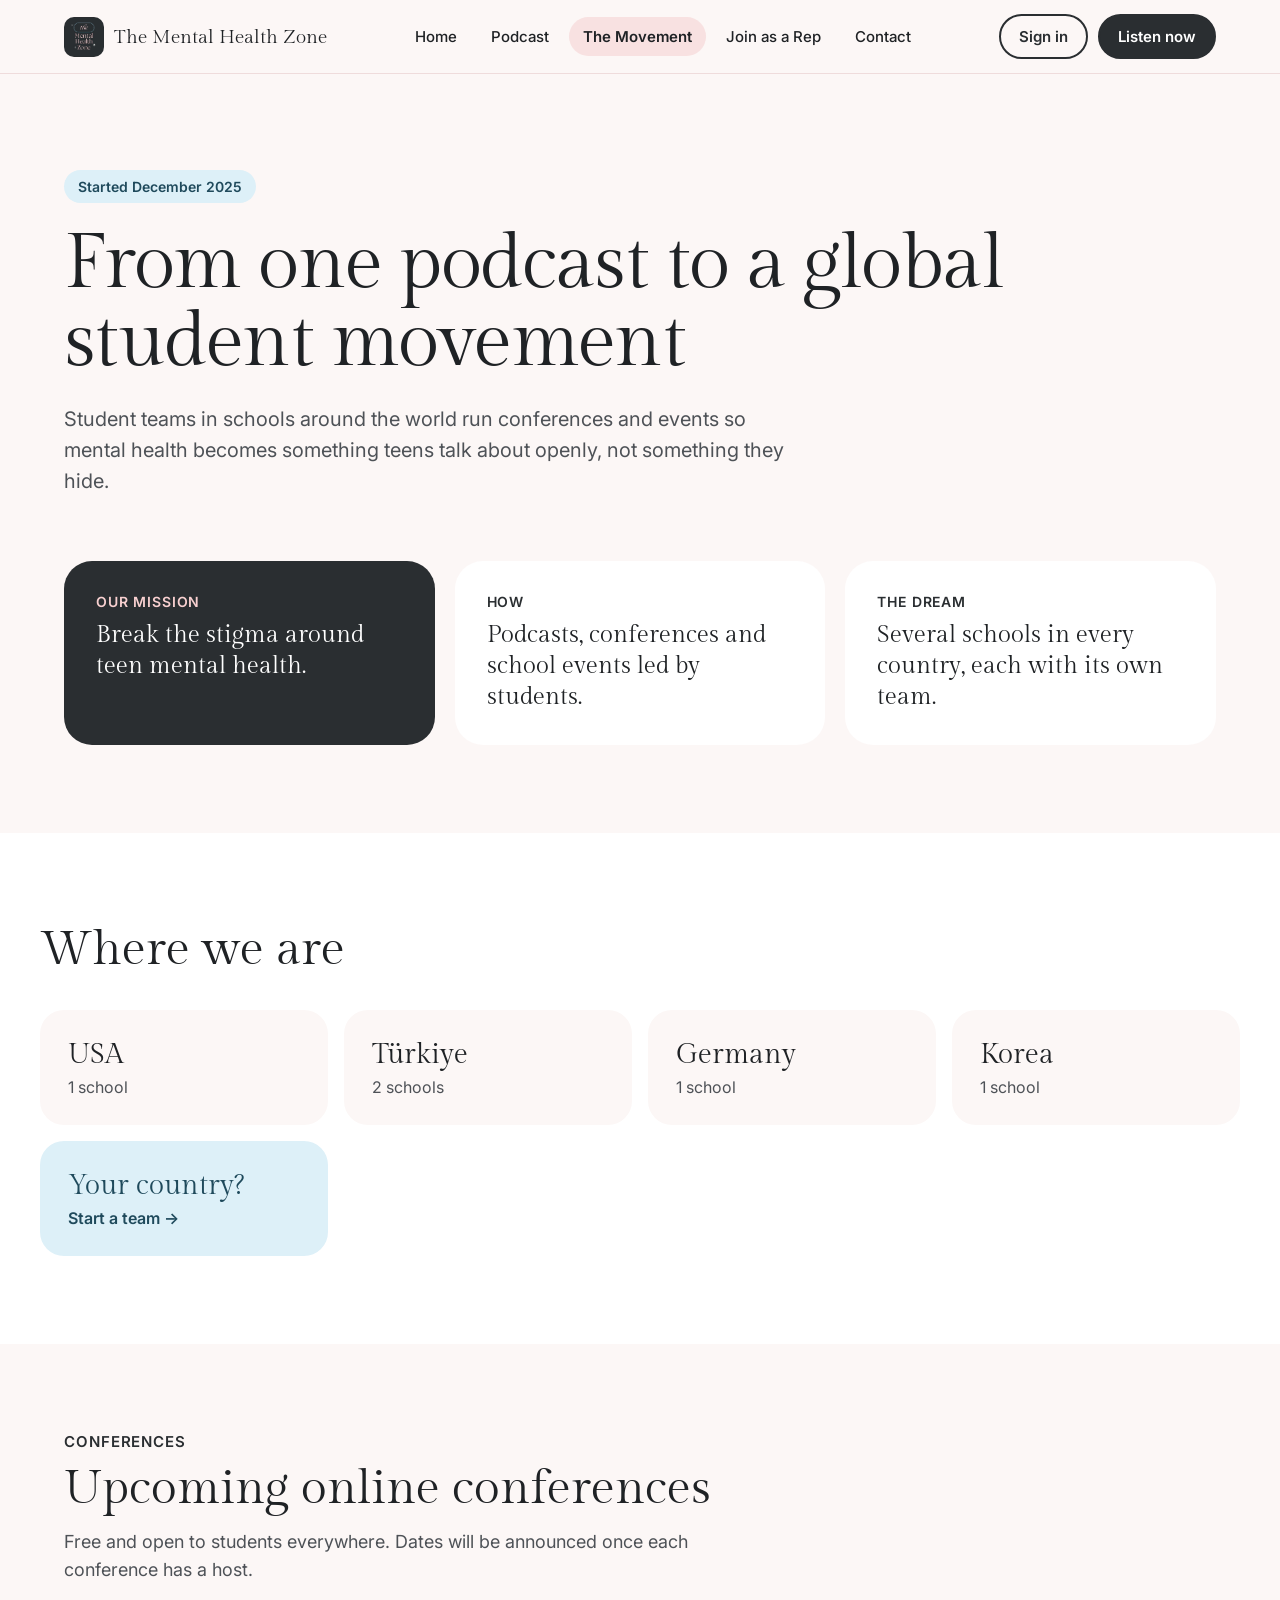
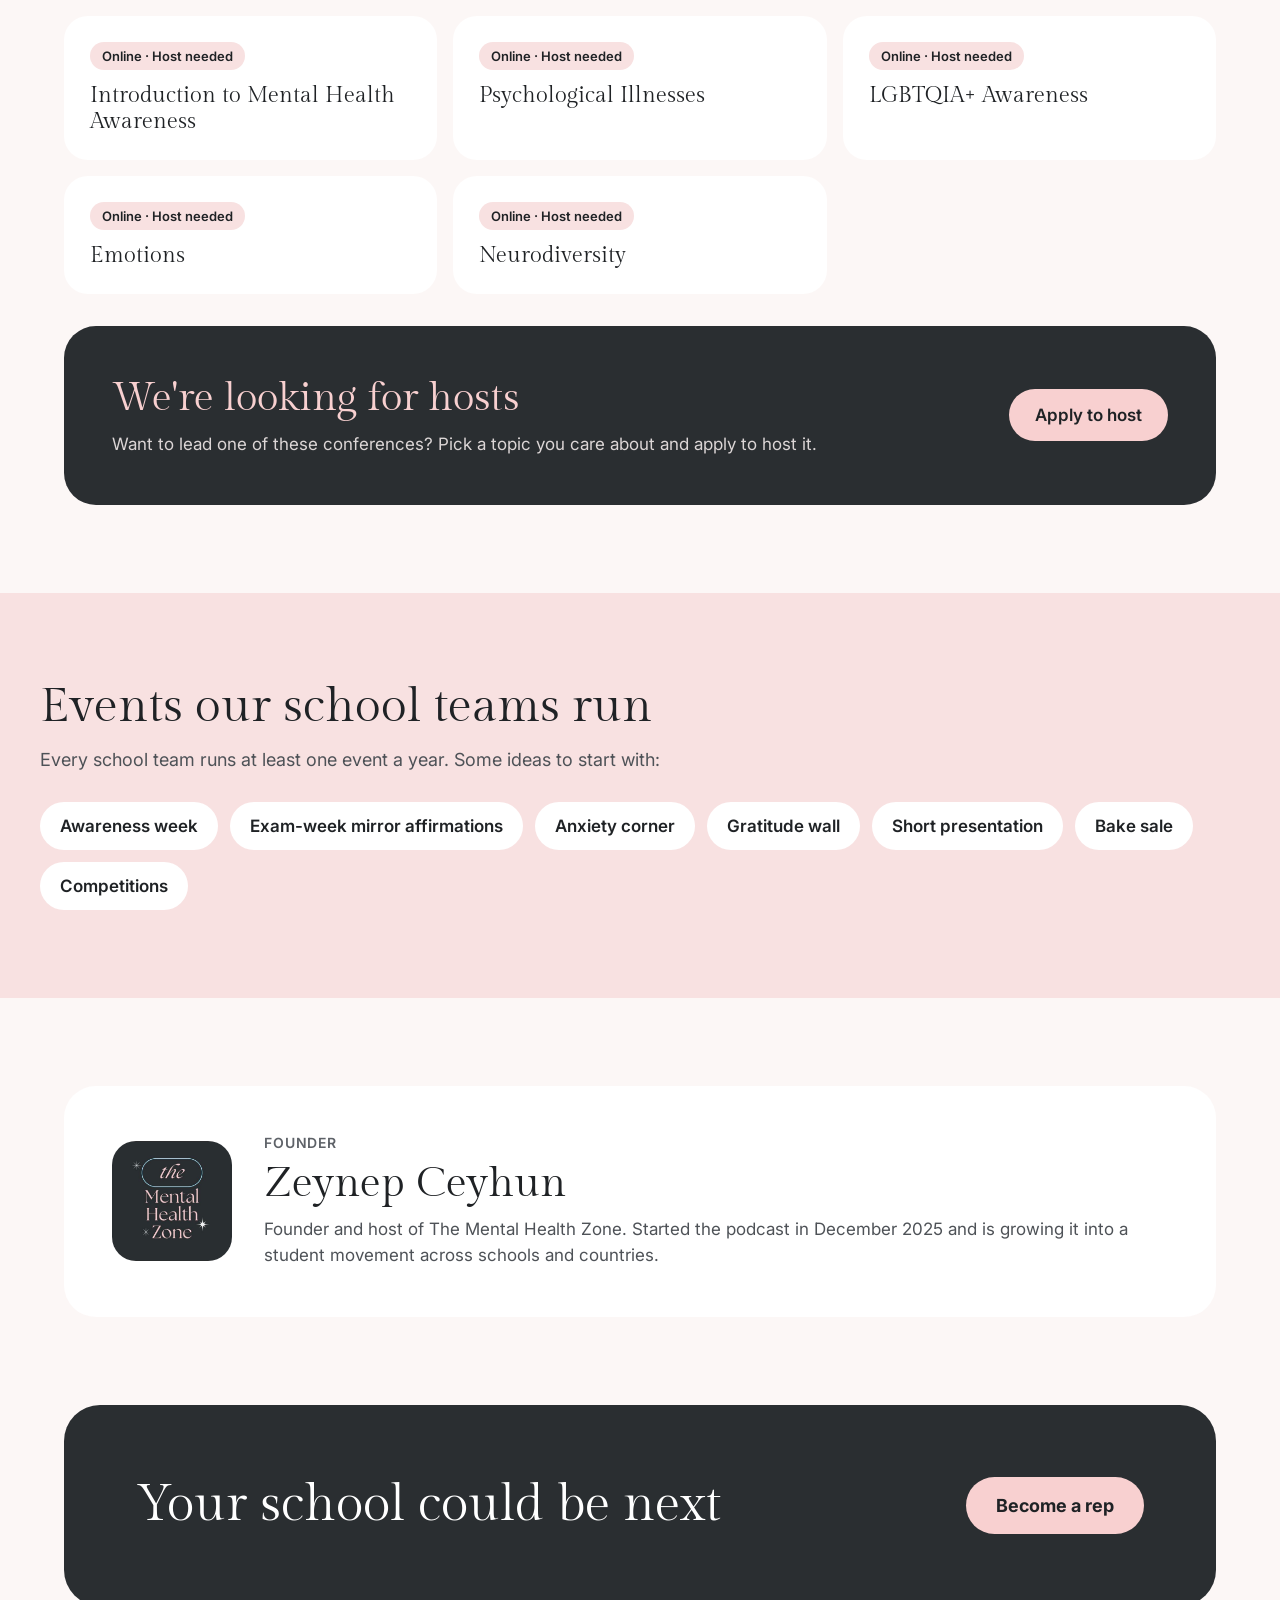
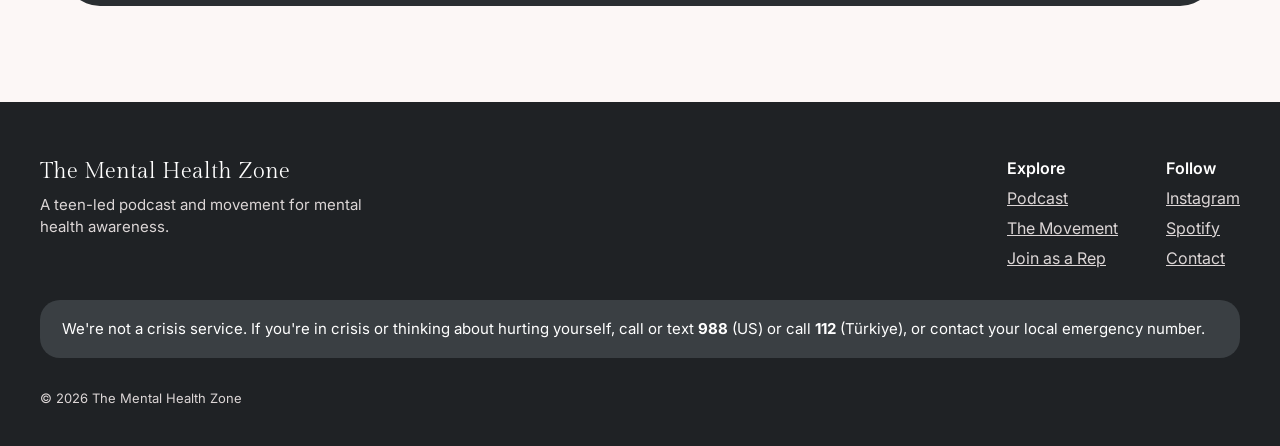
<file: movement.html>
<!doctype html>
<html lang="en">
<head>
<meta charset="utf-8">
<meta name="viewport" content="width=device-width, initial-scale=1">
<title>The Movement · The Mental Health Zone</title>
<meta name="description" content="A teen-led podcast and movement breaking the stigma around mental health, one honest conversation and one school at a time.">
<meta property="og:title" content="The Movement · The Mental Health Zone">
<meta property="og:description" content="A teen-led podcast and movement breaking the stigma around mental health, one honest conversation and one school at a time.">
<meta property="og:image" content="/images/cover.png">
<link rel="icon" href="/images/cover.png">
<link rel="preconnect" href="https://fonts.googleapis.com">
<link href="https://fonts.googleapis.com/css2?family=Gilda+Display&amp;family=Inter:wght@400;500;600;700&amp;display=swap" rel="stylesheet">
<link rel="stylesheet" href="/css/site.css">
</head>
<body>
<div style="font-family: Inter, system-ui, sans-serif; color: #1F2225; background: #FCF7F6; min-height: 100vh">

<header style="position: sticky; top: 0; z-index: 10; background: rgba(252,247,246,0.92); backdrop-filter: blur(8px); border-bottom: 1px solid #EFDCDC">
<nav style="max-width: 1200px; margin: 0 auto; padding: 14px 24px; display: flex; flex-wrap: wrap; align-items: center; justify-content: space-between; gap: 16px">
<a href="index.html" style="display: flex; align-items: center; gap: 10px; text-decoration: none; color: #1F2225">
<img src="images/cover.png" alt="" style="width: 40px; height: 40px; border-radius: 10px">
<span style="font-family: 'Gilda Display', serif; font-weight: 400; font-size: 19px">The Mental Health Zone</span>
</a>
<div style="display: flex; flex-wrap: wrap; align-items: center; gap: 6px">
<a href="index.html" style="padding: 10px 14px; border-radius: 999px; text-decoration: none; font-weight: 500; font-size: 15px; color: #1F2225">Home</a>
<a href="podcast.html" style="padding: 10px 14px; border-radius: 999px; text-decoration: none; font-weight: 500; font-size: 15px; color: #1F2225">Podcast</a>
<a href="movement.html" style="padding: 10px 14px; border-radius: 999px; text-decoration: none; font-weight: 600; font-size: 15px; color: #1F2225; background: #F8E1E1">The Movement</a>
<a href="join.html" style="padding: 10px 14px; border-radius: 999px; text-decoration: none; font-weight: 500; font-size: 15px; color: #1F2225">Join as a Rep</a>
<a href="contact.html" style="padding: 10px 14px; border-radius: 999px; text-decoration: none; font-weight: 500; font-size: 15px; color: #1F2225">Contact</a>
</div>
<div style="display: flex; gap: 10px">
<a href="signin.html" style="padding: 11px 18px; border-radius: 999px; text-decoration: none; font-weight: 600; font-size: 15px; color: #2A2E31; border: 2px solid #2A2E31">Sign in</a>
<a href="podcast.html" style="padding: 11px 18px; border-radius: 999px; text-decoration: none; font-weight: 600; font-size: 15px; color: #fff; background: #2A2E31; border: 2px solid #2A2E31">Listen now</a>
</div>
</nav>
</header>

<!-- HERO -->
<section style="max-width: 1200px; margin: 0 auto; padding: 96px 24px 64px; display: flex; flex-direction: column; gap: 22px; align-items: flex-start">
<span style="padding: 8px 14px; border-radius: 999px; background: #DDF0F8; color: #1F4A5C; font-weight: 600; font-size: 14px">Started December 2025</span>
<h1 style="margin: 0; font-family: 'Gilda Display', serif; font-weight: 400; font-size: clamp(44px, 6vw, 84px); line-height: 1.02; letter-spacing: -0.02em; max-width: 960px">From one podcast to a global student movement</h1>
<p style="margin: 0; font-size: 20px; line-height: 1.55; color: #4E5257; max-width: 720px">Student teams in schools around the world run conferences and events so mental health becomes something teens talk about openly, not something they hide.</p>
</section>

<!-- MISSION -->
<section style="max-width: 1200px; margin: 0 auto; padding: 0 24px 88px">
<div style="display: grid; grid-template-columns: repeat(auto-fit, minmax(280px, 1fr)); gap: 20px">
<div style="background: #2A2E31; color: #fff; border-radius: 28px; padding: 32px; display: flex; flex-direction: column; gap: 10px"><span style="font-weight: 600; color: #F8D0D0; font-size: 14px; letter-spacing: 0.06em">OUR MISSION</span><p style="margin: 0; font-family: 'Gilda Display', serif; font-weight: 400; font-size: 24px; line-height: 1.3">Break the stigma around teen mental health.</p></div>
<div style="background: #fff; border-radius: 28px; padding: 32px; display: flex; flex-direction: column; gap: 10px"><span style="font-weight: 600; color: #2A2E31; font-size: 14px; letter-spacing: 0.06em">HOW</span><p style="margin: 0; font-family: 'Gilda Display', serif; font-weight: 400; font-size: 24px; line-height: 1.3">Podcasts, conferences and school events led by students.</p></div>
<div style="background: #fff; border-radius: 28px; padding: 32px; display: flex; flex-direction: column; gap: 10px"><span style="font-weight: 600; color: #2A2E31; font-size: 14px; letter-spacing: 0.06em">THE DREAM</span><p style="margin: 0; font-family: 'Gilda Display', serif; font-weight: 400; font-size: 24px; line-height: 1.3">Several schools in every country, each with its own team.</p></div>
</div>
</section>

<!-- WHERE WE ARE -->
<section style="background: #fff; padding: 88px 24px">
<div style="max-width: 1200px; margin: 0 auto; display: flex; flex-direction: column; gap: 32px">
<h2 style="margin: 0; font-family: 'Gilda Display', serif; font-weight: 400; font-size: clamp(32px, 4vw, 48px)">Where we are</h2>
<div style="display: grid; grid-template-columns: repeat(auto-fit, minmax(230px, 1fr)); gap: 16px">
<div style="background: #FCF7F6; border-radius: 24px; padding: 28px; display: flex; flex-direction: column; gap: 6px"><span style="font-family: 'Gilda Display', serif; font-weight: 400; font-size: 28px">USA</span><span style="color: #4E5257">1 school</span></div>
<div style="background: #FCF7F6; border-radius: 24px; padding: 28px; display: flex; flex-direction: column; gap: 6px"><span style="font-family: 'Gilda Display', serif; font-weight: 400; font-size: 28px">Türkiye</span><span style="color: #4E5257">2 schools</span></div>
<div style="background: #FCF7F6; border-radius: 24px; padding: 28px; display: flex; flex-direction: column; gap: 6px"><span style="font-family: 'Gilda Display', serif; font-weight: 400; font-size: 28px">Germany</span><span style="color: #4E5257">1 school</span></div>
<div style="background: #FCF7F6; border-radius: 24px; padding: 28px; display: flex; flex-direction: column; gap: 6px"><span style="font-family: 'Gilda Display', serif; font-weight: 400; font-size: 28px">Korea</span><span style="color: #4E5257">1 school</span></div>
<a href="join.html" style="background: #DDF0F8; border-radius: 24px; padding: 28px; display: flex; flex-direction: column; gap: 6px; text-decoration: none; color: #1F4A5C"><span style="font-family: 'Gilda Display', serif; font-weight: 400; font-size: 28px">Your country?</span><span style="font-weight: 600">Start a team →</span></a>
</div>
</div>
</section>

<!-- CONFERENCES -->
<section style="max-width: 1200px; margin: 0 auto; padding: 88px 24px; display: flex; flex-direction: column; gap: 32px">
<div style="display: flex; flex-direction: column; gap: 12px; max-width: 720px">
<span style="font-weight: 600; color: #2A2E31; font-size: 15px; letter-spacing: 0.06em">CONFERENCES</span>
<h2 style="margin: 0; font-family: 'Gilda Display', serif; font-weight: 400; font-size: clamp(32px, 4vw, 48px); line-height: 1.1">Upcoming online conferences</h2>
<p style="margin: 0; font-size: 18px; color: #4E5257; line-height: 1.55">Free and open to students everywhere. Dates will be announced once each conference has a host.</p>
</div>
<div style="display: grid; grid-template-columns: repeat(auto-fit, minmax(300px, 1fr)); gap: 16px">
<article style="background: #fff; border-radius: 24px; padding: 26px; display: flex; flex-direction: column; gap: 12px"><span style="align-self: flex-start; padding: 6px 12px; border-radius: 999px; background: #F8E1E1; font-size: 13px; font-weight: 600">Online · Host needed</span><h3 style="margin: 0; font-family: 'Gilda Display', serif; font-weight: 400; font-size: 22px">Introduction to Mental Health Awareness</h3></article>
<article style="background: #fff; border-radius: 24px; padding: 26px; display: flex; flex-direction: column; gap: 12px"><span style="align-self: flex-start; padding: 6px 12px; border-radius: 999px; background: #F8E1E1; font-size: 13px; font-weight: 600">Online · Host needed</span><h3 style="margin: 0; font-family: 'Gilda Display', serif; font-weight: 400; font-size: 22px">Psychological Illnesses</h3></article>
<article style="background: #fff; border-radius: 24px; padding: 26px; display: flex; flex-direction: column; gap: 12px"><span style="align-self: flex-start; padding: 6px 12px; border-radius: 999px; background: #F8E1E1; font-size: 13px; font-weight: 600">Online · Host needed</span><h3 style="margin: 0; font-family: 'Gilda Display', serif; font-weight: 400; font-size: 22px">LGBTQIA+ Awareness</h3></article>
<article style="background: #fff; border-radius: 24px; padding: 26px; display: flex; flex-direction: column; gap: 12px"><span style="align-self: flex-start; padding: 6px 12px; border-radius: 999px; background: #F8E1E1; font-size: 13px; font-weight: 600">Online · Host needed</span><h3 style="margin: 0; font-family: 'Gilda Display', serif; font-weight: 400; font-size: 22px">Emotions</h3></article>
<article style="background: #fff; border-radius: 24px; padding: 26px; display: flex; flex-direction: column; gap: 12px"><span style="align-self: flex-start; padding: 6px 12px; border-radius: 999px; background: #F8E1E1; font-size: 13px; font-weight: 600">Online · Host needed</span><h3 style="margin: 0; font-family: 'Gilda Display', serif; font-weight: 400; font-size: 22px">Neurodiversity</h3></article>
</div>
<div id="host" style="background: #2A2E31; color: #fff; border-radius: 32px; padding: clamp(28px, 4vw, 48px); display: flex; flex-wrap: wrap; justify-content: space-between; align-items: center; gap: 24px">
<div style="flex: 1 1 420px; display: flex; flex-direction: column; gap: 10px">
<h3 style="margin: 0; font-family: 'Gilda Display', serif; font-weight: 400; font-size: clamp(28px, 3.5vw, 40px); color: #F8D0D0">We're looking for hosts</h3>
<p style="margin: 0; font-size: 17px; line-height: 1.55; color: #DCD6D6">Want to lead one of these conferences? Pick a topic you care about and apply to host it.</p>
</div>
<a href="https://docs.google.com/forms/d/e/1FAIpQLSeQHRJLongV62t2EIS-lTATH8mUE6iJQgPl5UXtHO63XkJ65g/viewform" style="padding: 16px 26px; border-radius: 999px; background: #F8D0D0; color: #1F2225; text-decoration: none; font-weight: 600; font-size: 17px">Apply to host</a>
</div>
</section>

<!-- EVENT IDEAS -->
<section style="background: #F8E1E1; padding: 88px 24px">
<div style="max-width: 1200px; margin: 0 auto; display: flex; flex-direction: column; gap: 28px">
<div style="display: flex; flex-direction: column; gap: 12px; max-width: 720px">
<h2 style="margin: 0; font-family: 'Gilda Display', serif; font-weight: 400; font-size: clamp(32px, 4vw, 48px); line-height: 1.1">Events our school teams run</h2>
<p style="margin: 0; font-size: 18px; color: #4E5257; line-height: 1.55">Every school team runs at least one event a year. Some ideas to start with:</p>
</div>
<div style="display: flex; flex-wrap: wrap; gap: 12px">
<span style="padding: 14px 20px; border-radius: 999px; background: #fff; font-weight: 600; font-size: 17px">Awareness week</span>
<span style="padding: 14px 20px; border-radius: 999px; background: #fff; font-weight: 600; font-size: 17px">Exam-week mirror affirmations</span>
<span style="padding: 14px 20px; border-radius: 999px; background: #fff; font-weight: 600; font-size: 17px">Anxiety corner</span>
<span style="padding: 14px 20px; border-radius: 999px; background: #fff; font-weight: 600; font-size: 17px">Gratitude wall</span>
<span style="padding: 14px 20px; border-radius: 999px; background: #fff; font-weight: 600; font-size: 17px">Short presentation</span>
<span style="padding: 14px 20px; border-radius: 999px; background: #fff; font-weight: 600; font-size: 17px">Bake sale</span>
<span style="padding: 14px 20px; border-radius: 999px; background: #fff; font-weight: 600; font-size: 17px">Competitions</span>
</div>
</div>
</section>

<!-- FOUNDER -->
<section style="max-width: 1200px; margin: 0 auto; padding: 88px 24px">
<div style="background: #fff; border-radius: 32px; padding: clamp(28px, 4vw, 48px); display: flex; flex-wrap: wrap; align-items: center; gap: 32px">
<img src="images/cover.png" alt="" style="flex: none; width: 120px; height: 120px; border-radius: 24px">
<div style="flex: 1 1 420px; min-width: 0; display: flex; flex-direction: column; gap: 8px">
<span style="font-weight: 600; color: #5E6268; font-size: 14px; letter-spacing: 0.06em">FOUNDER</span>
<h2 style="margin: 0; font-family: 'Gilda Display', serif; font-weight: 400; font-size: clamp(30px, 3.5vw, 42px)">Zeynep Ceyhun</h2>
<p style="margin: 0; font-size: 17px; line-height: 1.55; color: #4E5257">Founder and host of The Mental Health Zone. Started the podcast in December 2025 and is growing it into a student movement across schools and countries.</p>
</div>
</div>
</section>

<section style="max-width: 1200px; margin: 0 auto; padding: 0 24px 96px">
<div style="background: #2A2E31; color: #fff; border-radius: 36px; padding: clamp(36px, 6vw, 72px); display: flex; flex-wrap: wrap; justify-content: space-between; align-items: center; gap: 28px">
<h2 style="margin: 0; flex: 1 1 420px; font-family: 'Gilda Display', serif; font-weight: 400; font-size: clamp(32px, 4vw, 52px); line-height: 1.08">Your school could be next</h2>
<a href="join.html" style="padding: 18px 30px; border-radius: 999px; background: #F8D0D0; color: #1F2225; text-decoration: none; font-weight: 700; font-size: 18px">Become a rep</a>
</div>
</section>

<footer style="background: #1F2225; color: #DCD6D6; padding: 56px 24px 40px">
<div style="max-width: 1200px; margin: 0 auto; display: flex; flex-direction: column; gap: 32px">
<div style="display: flex; flex-wrap: wrap; justify-content: space-between; gap: 32px">
<div style="display: flex; flex-direction: column; gap: 10px; max-width: 360px">
<span style="font-family: 'Gilda Display', serif; font-weight: 400; font-size: 22px; color: #fff">The Mental Health Zone</span>
<span style="font-size: 15px; line-height: 1.5">A teen-led podcast and movement for mental health awareness.</span>
</div>
<div style="display: flex; flex-wrap: wrap; gap: 48px">
<div style="display: flex; flex-direction: column; gap: 10px"><span style="color: #fff; font-weight: 600">Explore</span><a href="podcast.html" style="color: #DCD6D6">Podcast</a><a href="movement.html" style="color: #DCD6D6">The Movement</a><a href="join.html" style="color: #DCD6D6">Join as a Rep</a></div>
<div style="display: flex; flex-direction: column; gap: 10px"><span style="color: #fff; font-weight: 600">Follow</span><a href="https://instagram.com/the_mental_healthzone" style="color: #DCD6D6">Instagram</a><a href="https://open.spotify.com/show/6nE7zMTQKaJQdRrWRktqjY" style="color: #DCD6D6">Spotify</a><a href="contact.html" style="color: #DCD6D6">Contact</a></div>
</div>
</div>
<div style="border-radius: 20px; background: #3A3F43; padding: 18px 22px; font-size: 15px; line-height: 1.5; color: #fff">We're not a crisis service. If you're in crisis or thinking about hurting yourself, call or text <strong>988</strong> (US) or call <strong>112</strong> (Türkiye), or contact your local emergency number.</div>
<span style="font-size: 13px">© 2026 The Mental Health Zone</span>
</div>
</footer>

</div>
</body>
</html>
</file>
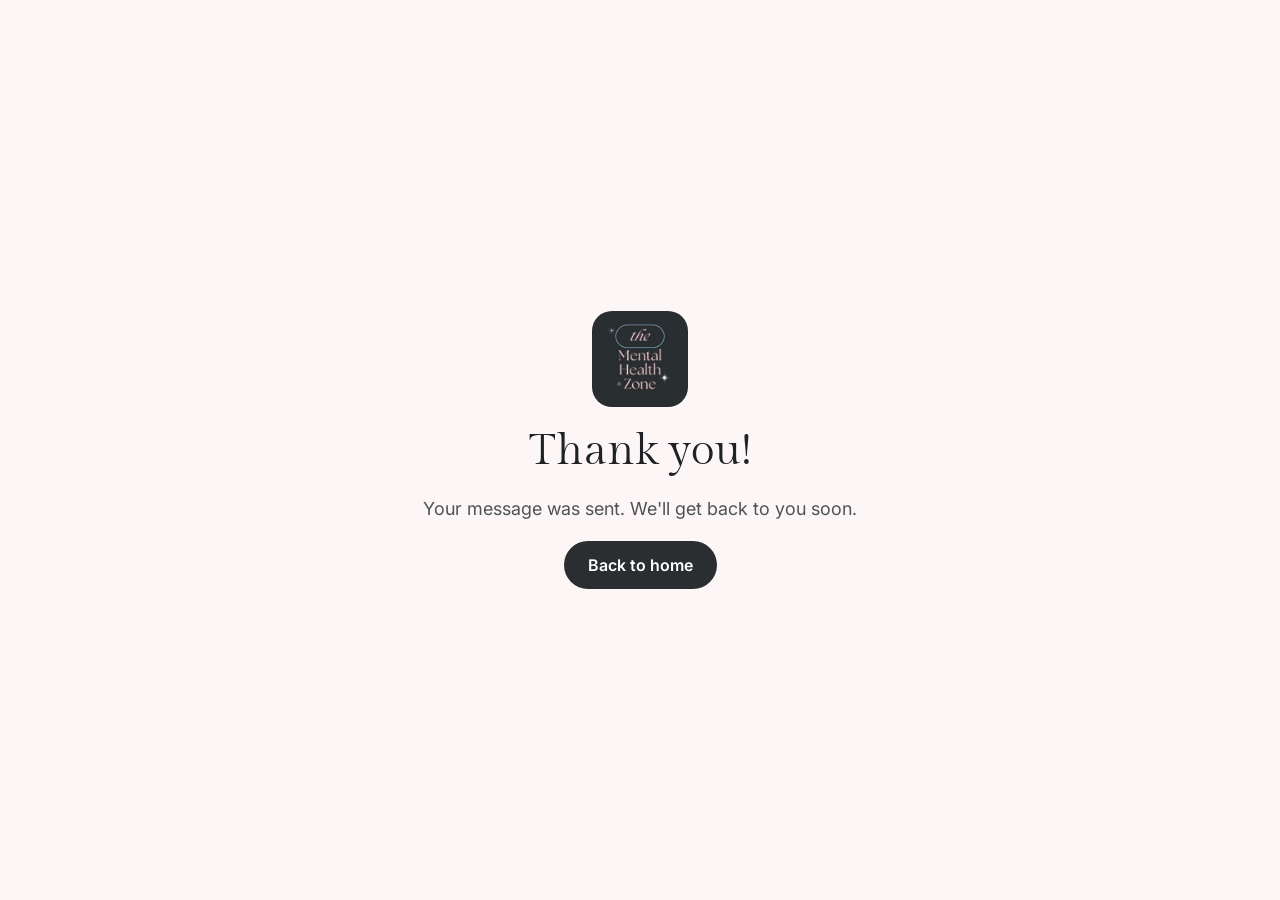
<file: thanks.html>
<!doctype html>
<html lang="en">
<head>
<meta charset="utf-8">
<meta name="viewport" content="width=device-width, initial-scale=1">
<title>Contact · The Mental Health Zone</title>
<meta name="description" content="A teen-led podcast and movement breaking the stigma around mental health, one honest conversation and one school at a time.">
<meta property="og:title" content="Contact · The Mental Health Zone">
<meta property="og:description" content="A teen-led podcast and movement breaking the stigma around mental health, one honest conversation and one school at a time.">
<meta property="og:image" content="/images/cover.png">
<link rel="icon" href="/images/cover.png">
<link rel="preconnect" href="https://fonts.googleapis.com">
<link href="https://fonts.googleapis.com/css2?family=Gilda+Display&amp;family=Inter:wght@400;500;600;700&amp;display=swap" rel="stylesheet">
<link rel="stylesheet" href="/css/site.css">
</head>
<body>
<main style="font-family: Inter, system-ui, sans-serif; color: #1F2225; min-height: 100vh; display: flex; align-items: center; justify-content: center; padding: 24px; box-sizing: border-box; background: #FCF7F6">
<div style="max-width: 560px; text-align: center; display: flex; flex-direction: column; gap: 18px; align-items: center">
<img src="/images/cover.png" alt="" style="width: 96px; height: 96px; border-radius: 20px">
<h1 style="margin: 0; font-family: 'Gilda Display', serif; font-weight: 400; font-size: 44px">Thank you!</h1>
<p style="margin: 0; font-size: 18px; line-height: 1.55; color: #4E5257">Your message was sent. We'll get back to you soon.</p>
<a href="/" style="padding: 14px 24px; border-radius: 999px; background: #2A2E31; color: #fff; text-decoration: none; font-weight: 600">Back to home</a>
</div>
</main>
</body>
</html>
</file>
<file: css/site.css>
/* Shared basics for The Mental Health Zone site */
*, *::before, *::after { box-sizing: border-box; }
html { scroll-behavior: smooth; }
body { margin: 0; background: #FCF7F6; -webkit-font-smoothing: antialiased; }
img { max-width: 100%; }
a { color: #2A2E31; }
a:hover { color: #000; }
a:focus-visible, button:focus-visible, input:focus-visible, textarea:focus-visible, select:focus-visible, summary:focus-visible {
  outline: 3px solid #A9D8EC; outline-offset: 2px;
}
@media (max-width: 640px) {
  header nav { justify-content: center !important; }
}
</file>
